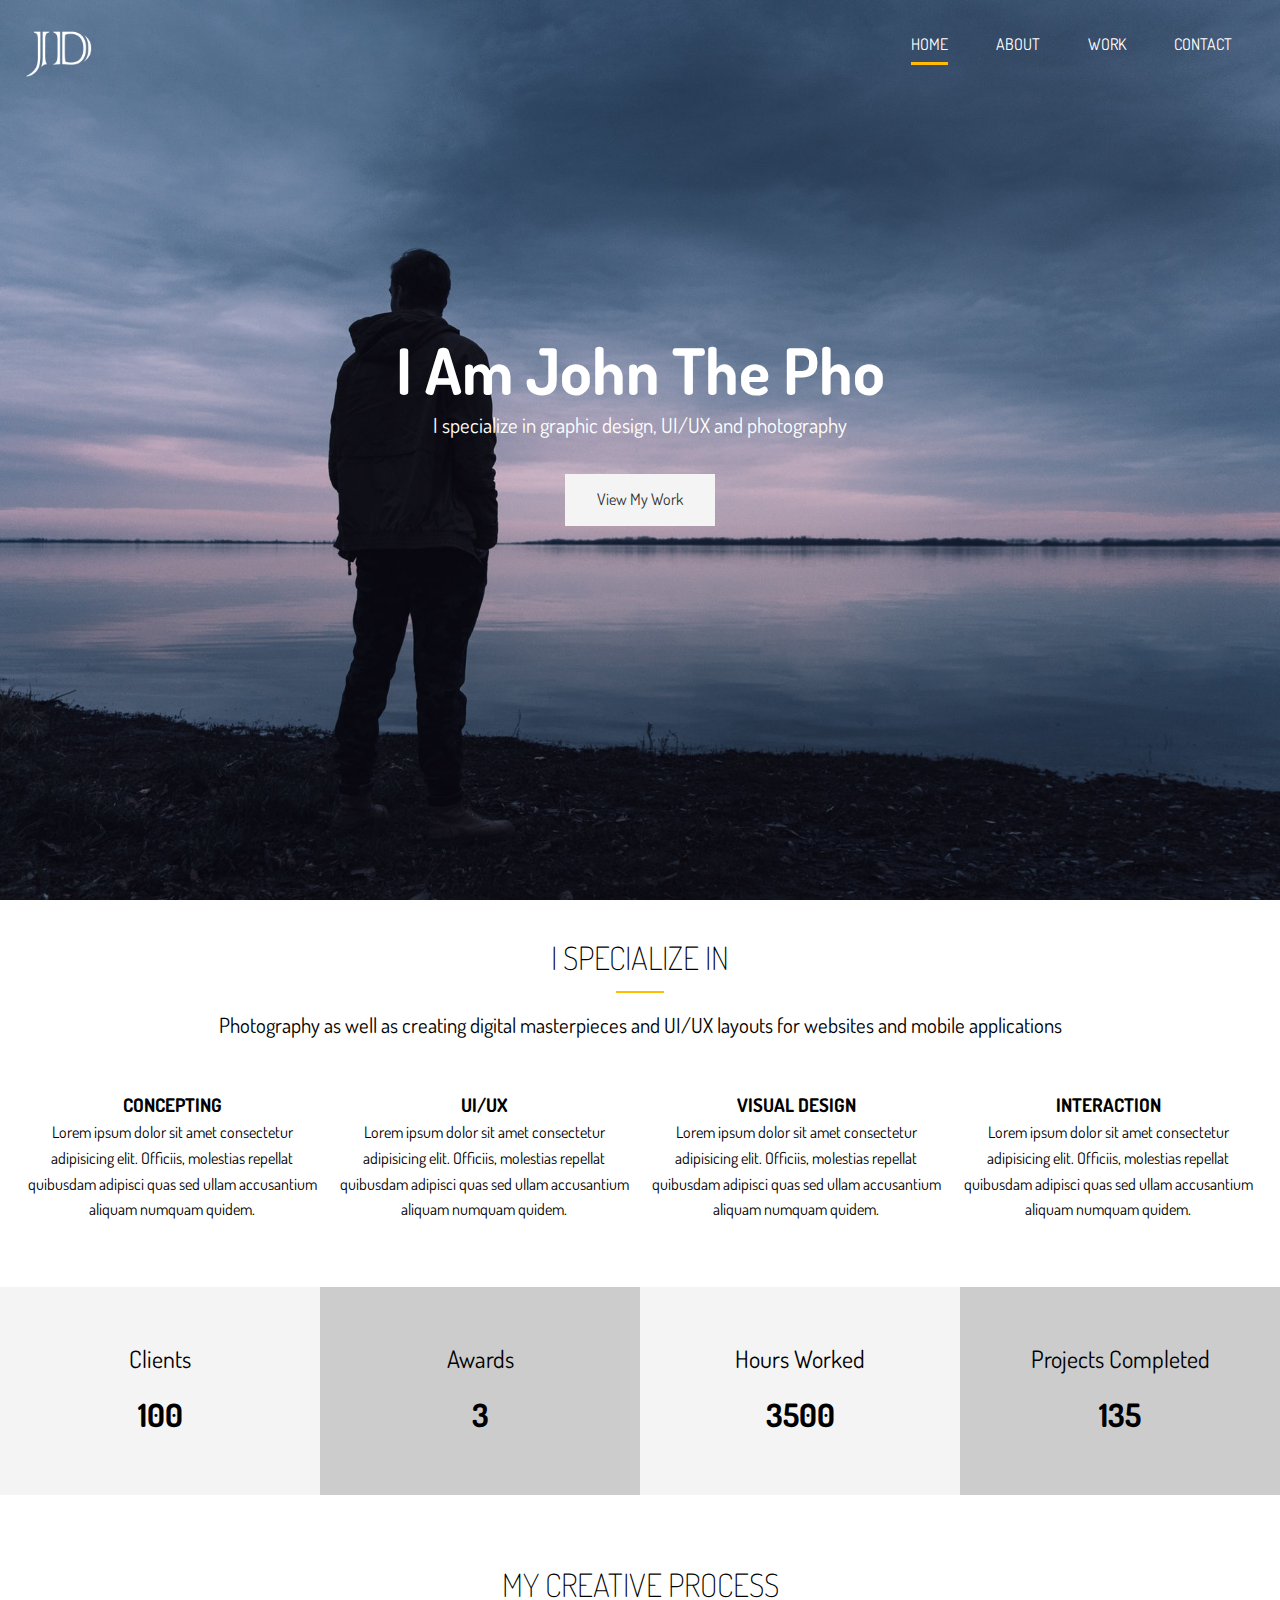
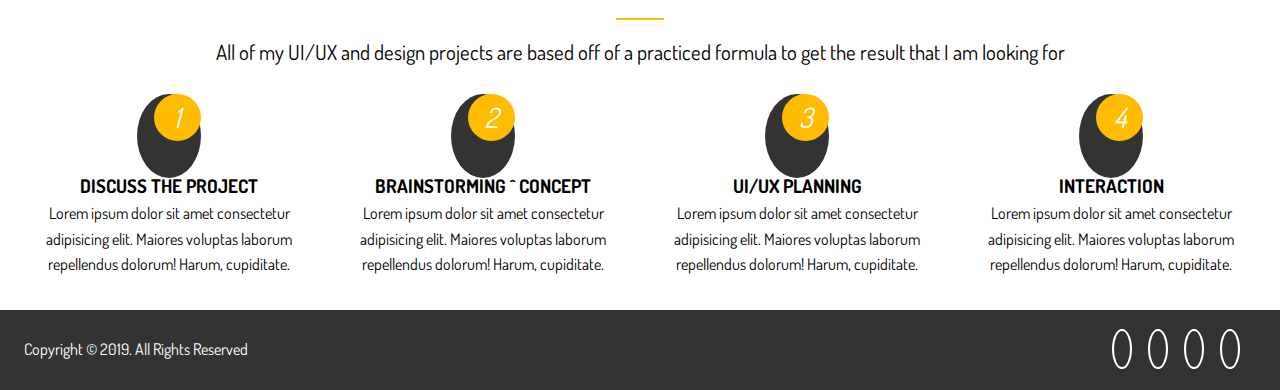
<file: portfolio_website/dist/index.html>
<!DOCTYPE html>
<html lang="en">
  <head>
    <meta charset="UTF-8" />
    <meta name="viewport" content="width=device-width, initial-scale=1.0" />
    <meta http-equiv="X-UA-Compatible" content="ie=edge" />
    <link
      rel="stylesheet"
      href="https://use.fontawesome.com/releases/v5.7.2/css/all.css"
      integrity="sha384-fnmOCqbTlWIlj8LyTjo7mOUStjsKC4pOpQbqyi7RrhN7udi9RwhKkMHpvLbHG9Sr"
      crossorigin="anonymous"
    />
    <link
      href="https://fonts.googleapis.com/css?family=Dosis"
      rel="stylesheet"
    />
    <link rel="stylesheet" href="css/main.css" />
    <title>John Doe | UI/UX Designer & Photographer</title>
  </head>
  <body>
    <!-- Header -->
    <header id="header-home">
      <div class="container">
        <nav id="main-nav">
          <img src="img/logo.png" alt="My Portfolio" id="logo" />
          <ul>
            <li><a href="index.html" class="current">Home</a></li>
            <li><a href="about.html">About</a></li>
            <li><a href="work.html">Work</a></li>
            <li><a href="contact.html">Contact</a></li>
          </ul>
        </nav>
        <div class="header-content">
          <h1>
            I Am John The
            <span
              class="txt-type"
              data-wait="3000"
              data-words='["Photographer", "Designer", "UI/UX Dev"]'
            ></span>
          </h1>
          <p class="lead">
            I specialize in graphic design, UI/UX and photography
          </p>
          <a href="work.html" class="btn-light">View My Work</a>
        </div>
      </div>
    </header>

    <!-- Section A: Specialize -->
    <section id="home-a" class="text-center py-2">
      <div class="container">
        <h2 class="section-title">I Specialize In</h2>
        <div class="bottom-line"></div>
        <p class="lead">
          Photography as well as creating digital masterpieces and UI/UX layouts
          for websites and mobile applications
        </p>
        <div class="specials">
          <div>
            <i class="fas fa-file-alt fa-2x"></i>
            <h3>Concepting</h3>
            <p>
              Lorem ipsum dolor sit amet consectetur adipisicing elit. Officiis,
              molestias repellat quibusdam adipisci quas sed ullam accusantium
              aliquam numquam quidem.
            </p>
          </div>
          <div>
            <i class="fas fa-desktop fa-2x"></i>
            <h3>UI/UX</h3>
            <p>
              Lorem ipsum dolor sit amet consectetur adipisicing elit. Officiis,
              molestias repellat quibusdam adipisci quas sed ullam accusantium
              aliquam numquam quidem.
            </p>
          </div>
          <div>
            <i class="fas fa-object-ungroup fa-2x"></i>
            <h3>Visual Design</h3>
            <p>
              Lorem ipsum dolor sit amet consectetur adipisicing elit. Officiis,
              molestias repellat quibusdam adipisci quas sed ullam accusantium
              aliquam numquam quidem.
            </p>
          </div>
          <div>
            <i class="fas fa-thumbs-up fa-2x"></i>
            <h3>Interaction</h3>
            <p>
              Lorem ipsum dolor sit amet consectetur adipisicing elit. Officiis,
              molestias repellat quibusdam adipisci quas sed ullam accusantium
              aliquam numquam quidem.
            </p>
          </div>
        </div>
      </div>
    </section>

    <!-- Section B: Stats -->
    <section id="home-b" class="text-center py-2">
      <div class="stats">
        <div>
          <ul>
            <li><i class="fas fa-users fa-3x"></i></li>
            <li class="stats-title">Clients</li>
            <li class="stats-number">100</li>
          </ul>
        </div>
        <div>
          <ul>
            <li><i class="fas fa-award fa-3x"></i></li>
            <li class="stats-title">Awards</li>
            <li class="stats-number">3</li>
          </ul>
        </div>
        <div>
          <ul>
            <li><i class="fas fa-hourglass-start fa-3x"></i></li>
            <li class="stats-title">Hours Worked</li>
            <li class="stats-number">3500</li>
          </ul>
        </div>
        <div>
          <ul>
            <li><i class="fas fa-code-branch fa-3x"></i></li>
            <li class="stats-title">Projects Completed</li>
            <li class="stats-number">135</li>
          </ul>
        </div>
      </div>
    </section>

    <!-- Section C: Process -->
    <section id="home-c" class="text-center py-2">
      <div class="container">
        <h2 class="section-title">
          My Creative Process
        </h2>
        <div class="bottom-line"></div>
        <p class="lead">
          All of my UI/UX and design projects are based off of a practiced
          formula to get the result that I am looking for
        </p>
        <div class="process">
          <div>
            <i class="fas fa-file-alt fa-4x process-icon my-2">
              <div class="process-step">1</div>
            </i>
            <h3>Discuss The Project</h3>
            <p>
              Lorem ipsum dolor sit amet consectetur adipisicing elit. Maiores
              voluptas laborum repellendus dolorum! Harum, cupiditate.
            </p>
          </div>
          <div>
            <i class="fas fa-desktop fa-4x process-icon my-2">
              <div class="process-step">2</div>
            </i>
            <h3>Brainstorming ^ Concept</h3>
            <p>
              Lorem ipsum dolor sit amet consectetur adipisicing elit. Maiores
              voluptas laborum repellendus dolorum! Harum, cupiditate.
            </p>
          </div>
          <div>
            <i class="fas fa-object-ungroup fa-4x process-icon my-2">
              <div class="process-step">3</div>
            </i>
            <h3>UI/UX Planning</h3>
            <p>
              Lorem ipsum dolor sit amet consectetur adipisicing elit. Maiores
              voluptas laborum repellendus dolorum! Harum, cupiditate.
            </p>
          </div>
          <div>
            <i class="fas fa-thumbs-up fa-4x process-icon my-2">
              <div class="process-step">4</div>
            </i>
            <h3>Interaction</h3>
            <p>
              Lorem ipsum dolor sit amet consectetur adipisicing elit. Maiores
              voluptas laborum repellendus dolorum! Harum, cupiditate.
            </p>
          </div>
        </div>
      </div>
    </section>

    <!-- Footer -->
    <footer id="main-footer">
      <div class="footer-content container">
        <p>Copyright &copy; 2019. All Rights Reserved</p>
        <div class="social">
          <i class="fab fa-twitter"></i>
          <i class="fab fa-facebook"></i>
          <i class="fab fa-instagram"></i>
          <i class="fab fa-linkedin"></i>
        </div>
      </div>
    </footer>

    <!-- Type Effect Tutorial: https://www.youtube.com/watch?v=POX3dT-pB4E -->
    <script src="js/typewriter.js"></script>
  </body>
</html>
</file>
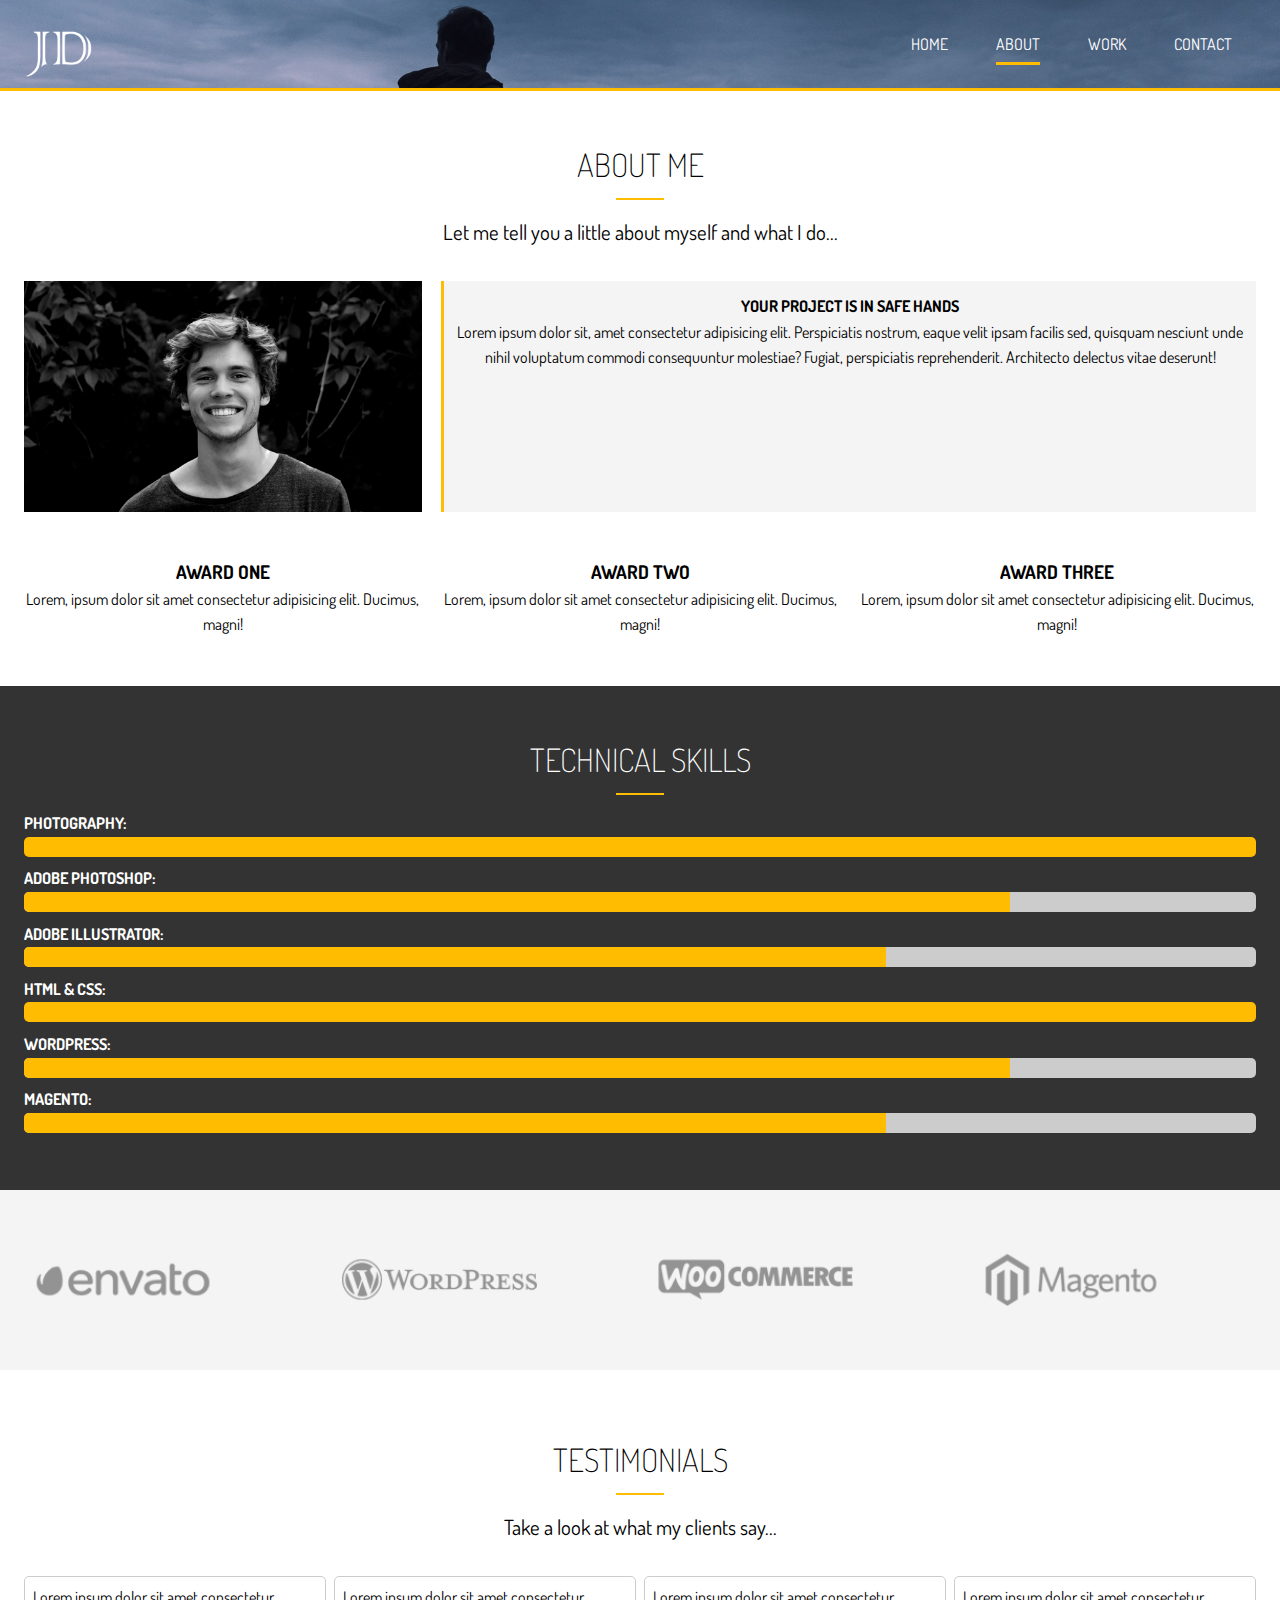
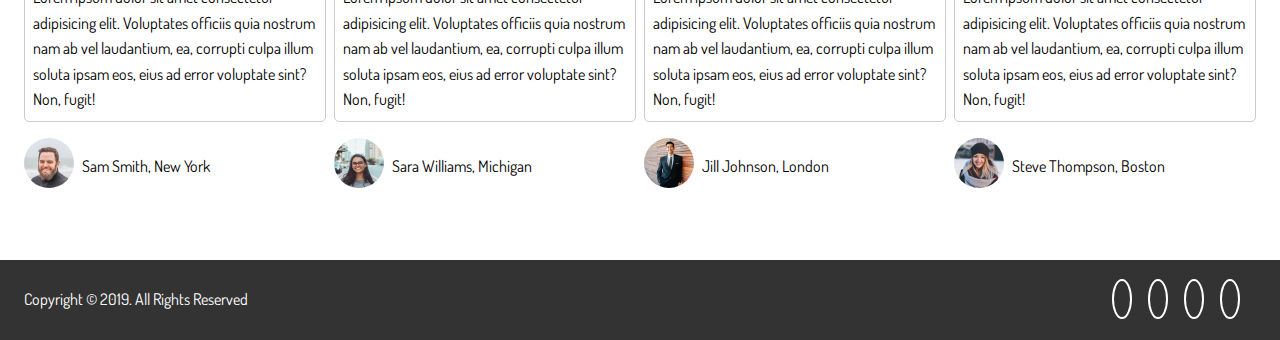
<file: portfolio_website/dist/about.html>
<!DOCTYPE html>
<html lang="en">
  <head>
    <meta charset="UTF-8" />
    <meta name="viewport" content="width=device-width, initial-scale=1.0" />
    <meta http-equiv="X-UA-Compatible" content="ie=edge" />
    <link
      rel="stylesheet"
      href="https://use.fontawesome.com/releases/v5.7.2/css/all.css"
      integrity="sha384-fnmOCqbTlWIlj8LyTjo7mOUStjsKC4pOpQbqyi7RrhN7udi9RwhKkMHpvLbHG9Sr"
      crossorigin="anonymous"
    />
    <link
      href="https://fonts.googleapis.com/css?family=Dosis"
      rel="stylesheet"
    />
    <link rel="stylesheet" href="css/main.css" />
    <title>About Me | UI/UX Designer & Photographer</title>
  </head>
  <body>
    <!-- Header -->
    <header id="header-inner">
      <div class="container">
        <nav id="main-nav">
          <img src="img/logo.png" alt="My Portfolio" id="logo" />
          <ul>
            <li><a href="index.html">Home</a></li>
            <li><a href="about.html" class="current">About</a></li>
            <li><a href="work.html">Work</a></li>
            <li><a href="contact.html">Contact</a></li>
          </ul>
        </nav>
      </div>
    </header>

    <!-- Section A: Info -->
    <section id="about-a" class="text-center py-3">
      <div class="container">
        <h2 class="section-title">About Me</h2>
        <div class="bottom-line"></div>
        <p class="lead">
          Let me tell you a little about myself and what I do...
        </p>
        <div class="about-info">
          <img src="img/about.jpg" alt="" class="bio-image" />
          <div class="bio bg-light">
            <h4>Your Project Is In Safe Hands</h4>
            <p>
              Lorem ipsum dolor sit, amet consectetur adipisicing elit.
              Perspiciatis nostrum, eaque velit ipsam facilis sed, quisquam
              nesciunt unde nihil voluptatum commodi consequuntur molestiae?
              Fugiat, perspiciatis reprehenderit. Architecto delectus vitae
              deserunt!
            </p>
          </div>
          <div class="award-1">
            <i class="fas fa-award fa-3x"></i>
            <h3>Award One</h3>
            <p>
              Lorem, ipsum dolor sit amet consectetur adipisicing elit. Ducimus,
              magni!
            </p>
          </div>
          <div class="award-2">
            <i class="fas fa-award fa-3x"></i>
            <h3>Award Two</h3>
            <p>
              Lorem, ipsum dolor sit amet consectetur adipisicing elit. Ducimus,
              magni!
            </p>
          </div>
          <div class="award-3">
            <i class="fas fa-award fa-3x"></i>
            <h3>Award Three</h3>
            <p>
              Lorem, ipsum dolor sit amet consectetur adipisicing elit. Ducimus,
              magni!
            </p>
          </div>
        </div>
      </div>
    </section>

    <!-- Section B: Progress Bars -->
    <section id="about-b" class="bg-dark py-3">
      <div class="container">
        <h2 class="section-title">Technical Skills</h2>
        <div class="bottom-line"></div>
        <h4>Photography:</h4>
        <div class="progress">
          <div style="width:100%"></div>
        </div>
        <h4>Adobe Photoshop:</h4>
        <div class="progress">
          <div style="width:80%"></div>
        </div>
        <h4>Adobe Illustrator:</h4>
        <div class="progress">
          <div style="width:70%"></div>
        </div>
        <h4>HTML & CSS:</h4>
        <div class="progress">
          <div style="width:100%"></div>
        </div>
        <h4>Wordpress:</h4>
        <div class="progress">
          <div style="width:80%"></div>
        </div>
        <h4>Magento:</h4>
        <div class="progress">
          <div style="width:70%"></div>
        </div>
      </div>
    </section>

    <!-- Section C: Logos -->
    <section id="about-c" class="py-4 bg-light">
      <div class="container">
        <div class="about-logos">
          <img src="img/about-logos/logo-envato.png" alt="" />
          <img src="img/about-logos/logo-wordpress.png" alt="" />
          <img src="img/about-logos/logo-woocommerce.png" alt="" />
          <img src="img/about-logos/logo-magento.png" alt="" />
        </div>
      </div>
    </section>

    <!-- Section D: Testimonials -->
    <section id="about-d" class="py-4">
      <div class="container">
        <h2 class="section-title">Testimonials</h2>
        <div class="bottom-line"></div>
        <p class="lead text-center">Take a look at what my clients say...</p>
        <div class="testimonials">
          <div>
            <p>
              Lorem ipsum dolor sit amet consectetur adipisicing elit.
              Voluptates officiis quia nostrum nam ab vel laudantium, ea,
              corrupti culpa illum soluta ipsam eos, eius ad error voluptate
              sint? Non, fugit!
            </p>
            <ul>
              <li><img src="img/testimonials//person1.jpg" alt="" /></li>
              <li>Sam Smith, New York</li>
            </ul>
          </div>
          <div>
            <p>
              Lorem ipsum dolor sit amet consectetur adipisicing elit.
              Voluptates officiis quia nostrum nam ab vel laudantium, ea,
              corrupti culpa illum soluta ipsam eos, eius ad error voluptate
              sint? Non, fugit!
            </p>
            <ul>
              <li><img src="img/testimonials//person2.jpg" alt="" /></li>
              <li>Sara Williams, Michigan</li>
            </ul>
          </div>
          <div>
            <p>
              Lorem ipsum dolor sit amet consectetur adipisicing elit.
              Voluptates officiis quia nostrum nam ab vel laudantium, ea,
              corrupti culpa illum soluta ipsam eos, eius ad error voluptate
              sint? Non, fugit!
            </p>
            <ul>
              <li><img src="img/testimonials//person3.jpg" alt="" /></li>
              <li>Jill Johnson, London</li>
            </ul>
          </div>
          <div>
            <p>
              Lorem ipsum dolor sit amet consectetur adipisicing elit.
              Voluptates officiis quia nostrum nam ab vel laudantium, ea,
              corrupti culpa illum soluta ipsam eos, eius ad error voluptate
              sint? Non, fugit!
            </p>
            <ul>
              <li><img src="img/testimonials//person4.jpg" alt="" /></li>
              <li>Steve Thompson, Boston</li>
            </ul>
          </div>
        </div>
      </div>
    </section>

    <!-- Footer -->
    <footer id="main-footer">
      <div class="footer-content container">
        <p>Copyright &copy; 2019. All Rights Reserved</p>
        <div class="social">
          <i class="fab fa-twitter"></i>
          <i class="fab fa-facebook"></i>
          <i class="fab fa-instagram"></i>
          <i class="fab fa-linkedin"></i>
        </div>
      </div>
    </footer>
  </body>
</html>
</file>
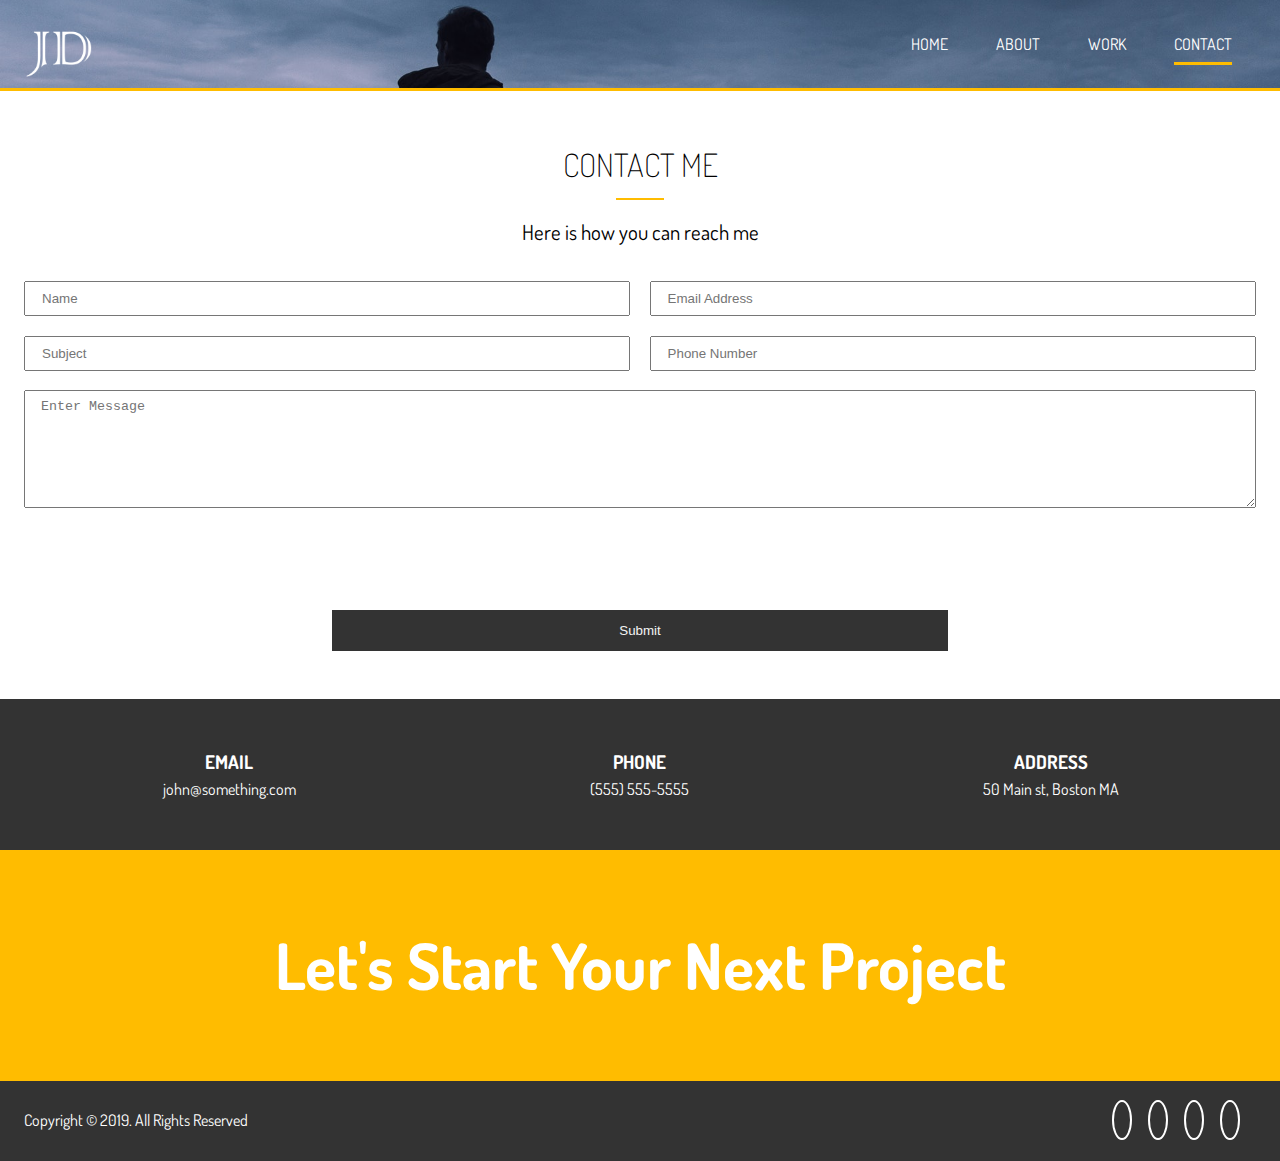
<file: portfolio_website/dist/contact.html>
<!DOCTYPE html>
<html lang="en">
  <head>
    <meta charset="UTF-8" />
    <meta name="viewport" content="width=device-width, initial-scale=1.0" />
    <meta http-equiv="X-UA-Compatible" content="ie=edge" />
    <link
      rel="stylesheet"
      href="https://use.fontawesome.com/releases/v5.7.2/css/all.css"
      integrity="sha384-fnmOCqbTlWIlj8LyTjo7mOUStjsKC4pOpQbqyi7RrhN7udi9RwhKkMHpvLbHG9Sr"
      crossorigin="anonymous"
    />
    <link
      href="https://fonts.googleapis.com/css?family=Dosis"
      rel="stylesheet"
    />
    <link rel="stylesheet" href="css/main.css" />
    <title>Contact Me | UI/UX Designer & Photographer</title>
  </head>
  <body>
    <!-- Header -->
    <header id="header-inner">
      <div class="container">
        <nav id="main-nav">
          <img src="img/logo.png" alt="My Portfolio" id="logo" />
          <ul>
            <li><a href="index.html">Home</a></li>
            <li><a href="about.html">About</a></li>
            <li><a href="work.html">Work</a></li>
            <li><a href="contact.html" class="current">Contact</a></li>
          </ul>
        </nav>
      </div>
    </header>

    <!-- Section A: Contact Form -->
    <section id="contact-a" class="text-center py-3">
      <div class="container">
        <h2 class="section-title">Contact Me</h2>
        <div class="bottom-line"></div>
        <p class="lead">Here is how you can reach me</p>
        <form method="POST" data-netlify="true" data-netlify-recaptcha="true">
          <div class="text-fields">
            <input
              type="text"
              class="text-input name-input"
              placeholder="Name"
              name="name"
            />
            <input
              type="text"
              class="text-input subject-input"
              placeholder="Subject"
              name="subject"
            />
            <input
              type="email"
              class="text-input email-input"
              placeholder="Email Address"
              name="email"
            />
            <input
              type="text"
              class="text-input phone-input"
              placeholder="Phone Number"
              name="phone"
            />
            <textarea
              class="text-input message-input"
              placeholder="Enter Message"
              name="message"
            ></textarea>
            <div class="my-2">
              <div data-netlify-recaptcha="true"></div>
            </div>
          </div>
          <button type="submit" class="btn-dark">Submit</button>
        </form>
      </div>
    </section>

    <!-- Section B: Contact Info -->
    <section id="contact-b" class="py-3 bg-dark">
      <div class="container">
        <div class="contact-info">
          <div>
            <i class="fas fa-envelope fa-2x"></i>
            <h3>Email</h3>
            <p>john@something.com</p>
          </div>
          <div>
            <i class="fas fa-phone fa-2x"></i>
            <h3>Phone</h3>
            <p>(555) 555-5555</p>
          </div>
          <div>
            <i class="fas fa-address-card fa-2x"></i>
            <h3>Address</h3>
            <p>50 Main st, Boston MA</p>
          </div>
        </div>
      </div>
    </section>

    <!-- Section C: Tagline -->
    <section id="contact-c" class="bg-main py-4">
      <div class="container">
        <h1>Let's Start Your Next Project</h1>
      </div>
    </section>

    <!-- Footer -->
    <footer id="main-footer">
      <div class="footer-content container">
        <p>Copyright &copy; 2019. All Rights Reserved</p>
        <div class="social">
          <i class="fab fa-twitter"></i>
          <i class="fab fa-facebook"></i>
          <i class="fab fa-instagram"></i>
          <i class="fab fa-linkedin"></i>
        </div>
      </div>
    </footer>
  </body>
</html>
</file>
<file: portfolio_website/dist/css/main.css>
.container {
  max-width: 1280px;
  padding: 0 1.5rem;
  margin: auto;
  overflow: hidden; }

.btn-main, .btn-light, .btn-dark {
  display: inline-block;
  padding: 0.8rem 2rem;
  transition: all 0.5s;
  border: none;
  cursor: pointer; }

.btn-main {
  color: #333;
  background-color: #ffbc00; }

.btn-light {
  color: #333;
  background-color: #f4f4f4; }

.btn-dark {
  color: #f4f4f4;
  background-color: #333; }

button[class^='btn-']:hover,
a[class^='btn-']:hover,
input[class^='btn-']:hover {
  background-color: #ffbc00; }

.bg-main {
  background: #ffbc00;
  color: #fff; }

.bg-dark {
  background: #333;
  color: #fff; }

.bg-light {
  background: #f4f4f4;
  color: #000; }

.bg-medium {
  background: #ccc;
  color: #000; }

.lead {
  font-size: 1.3rem;
  margin-bottom: 2rem; }

.text-center {
  text-align: center; }

.py-1 {
  padding: 1rem 0; }

.py-2 {
  padding: 2rem 0; }

.py-3 {
  padding: 3rem 0; }

.py-4 {
  padding: 4rem 0; }

.my-1 {
  margin: 1rem 0; }

.my-2 {
  margin: 2rem 0; }

.my-3 {
  margin: 3rem 0; }

.my-4 {
  margin: 4rem 0; }

.section-title {
  font-size: 2rem;
  display: block;
  padding-bottom: 0.5rem;
  text-align: center;
  font-weight: 100;
  text-transform: uppercase; }

.bottom-line {
  height: 2px;
  width: 3rem;
  background: #ffbc00;
  display: block;
  margin: 0 auto 1rem auto; }

.items {
  display: grid;
  grid-template-columns: repeat(3, 1fr);
  box-shadow: 0 5px 10px 0 rgba(0, 0, 0, 0.3); }

.item {
  position: relative;
  background: #ffbc00;
  overflow: hidden; }
  .item::after {
    content: '';
    position: absolute;
    display: block;
    background: inherit;
    opacity: 0.9;
    top: 0;
    left: 0;
    width: 100%;
    height: 100%;
    transform: scale(2) translateX(-75%) translateY(-75%) rotate(-28deg);
    transition: transform 3s cubic-bezier(0.2, 1, 0.3, 1); }
  .item:hover:after {
    transform: scale(2) translateX(0) translateY(0) rotate(-28deg); }
  .item:hover .item-image {
    transform: scale(1.2); }
  .item:hover .item-text {
    opacity: 1;
    transform: translateY(0); }
  .item-image {
    height: auto;
    transform: translateZ(0);
    display: block;
    transition: transform 750ms cubic-bezier(0.2, 1, 0.3, 1); }
  .item-image:before {
    content: '';
    display: block;
    padding-top: 75%;
    overflow: hidden; }
  .item-image img {
    position: absolute;
    top: 0;
    left: 0;
    width: 100%;
    height: auto;
    line-height: 0; }
  .item-text {
    position: absolute;
    top: 0;
    left: 0;
    bottom: 0;
    right: 0;
    opacity: 0;
    text-align: center;
    z-index: 1;
    color: #fff;
    transform: translateY(-20%);
    transition: opacity 500ms cubic-bezier(0.2, 1, 0.3, 1), transform 500ms cubic-bezier(0.2, 1, 0.3, 1);
    transition-delay: 300ms; }
  .item-text-wrap {
    position: absolute;
    width: 100%;
    top: 50%;
    transform: translateY(-50%); }
  .item-text-title {
    font-size: 2rem;
    padding: 0 1rem;
    margin: 5px 0 0 0; }
  .item-text-category {
    text-transform: uppercase;
    font-size: 1.2rem;
    opacity: 0.7;
    margin: 0; }

* {
  margin: 0;
  padding: 0; }

body {
  font-family: 'Dosis', sans-serif;
  line-height: 1.6;
  background: #fff; }

a {
  text-decoration: none;
  color: #333; }

ul {
  list-style: none; }

h2,
h3,
h4 {
  text-transform: uppercase; }

img {
  width: 100%; }

#logo {
  width: 70px;
  height: 70px;
  color: #fff;
  text-transform: uppercase; }

#main-nav {
  display: flex;
  justify-content: space-between;
  padding-top: 1rem; }
  #main-nav ul {
    display: flex; }
  #main-nav li {
    padding: 1rem 1.5rem; }
  #main-nav a {
    text-decoration: none;
    color: #fff;
    text-transform: uppercase;
    border-bottom: 3px transparent solid;
    padding-bottom: 0.5rem;
    transition: border-color 0.5s; }
    #main-nav a:hover {
      border-color: #ccc; }
    #main-nav a.current {
      border-color: #ffbc00; }

#header-home {
  background: url("../img/showcase.jpg") no-repeat center right/cover;
  height: 100vh;
  color: #fff; }
  #header-home .header-content {
    text-align: center;
    padding-top: 20%; }
    #header-home .header-content h1 {
      font-size: 4rem;
      line-height: 1.2; }

#header-inner {
  background: url("../img/showcase.jpg") no-repeat 20% 30%/cover;
  height: 5.5rem;
  border-bottom: 3px solid #ffbc00; }

#home-a .specials {
  margin-top: 3rem;
  display: grid;
  grid-gap: 1rem;
  grid-template-columns: repeat(4, 1fr); }
  #home-a .specials .fas {
    color: #ffbc00;
    padding-bottom: 0.4rem; }

#home-b .stats {
  display: grid;
  grid-template-columns: repeat(4, 1fr); }
  #home-b .stats li {
    line-height: 2; }
    #home-b .stats li.stats-title {
      font-size: 1.5rem; }
    #home-b .stats li.stats-number {
      font-size: 2rem;
      font-weight: bold; }
  #home-b .stats div {
    padding: 3rem 0; }
    #home-b .stats div:nth-child(odd) {
      background: #f4f4f4; }
    #home-b .stats div:nth-child(even) {
      background: #ccc; }

#home-c .process {
  display: grid;
  grid-template-columns: repeat(4, 1fr);
  grid-gap: 1.5rem;
  text-align: center; }
  #home-c .process-step {
    position: absolute;
    top: 0;
    right: 0;
    font-size: 28px;
    background: #ffbc00;
    color: #fff;
    border-radius: 50%;
    height: 15px;
    width: 15px;
    line-height: 15px;
    padding: 1rem;
    transition: all 1s; }
  #home-c .process-icon {
    border-radius: 50%;
    background: #333;
    color: #fff;
    padding: 2rem;
    width: 70px;
    height: 70px;
    line-height: 70px;
    text-align: center;
    position: relative;
    transition: all 1s; }
    #home-c .process-icon:hover {
      background: #ffbc00;
      width: 90px;
      height: 90px;
      line-height: 90px; }
      #home-c .process-icon:hover .process-step {
        background: #333;
        color: #fff; }

#about-a .about-info {
  display: grid;
  grid-template-areas: 'bioimage bio bio' 'aw1 aw2 aw3';
  grid-gap: 1.2rem; }

#about-a .bio-image {
  grid-area: bioimage; }

#about-a .bio {
  grid-area: bio;
  border-left: 3px solid #ffbc00;
  padding: 0.8rem; }

#about-a .award-1 {
  grid-area: aw1; }

#about-a .award-2 {
  grid-area: aw2; }

#about-a .award-3 {
  grid-area: aw3; }

#about-a .award-1 .fas,
#about-a .award-2 .fas,
#about-a .award-3 .fas {
  color: #ffbc00;
  margin: 1rem; }

#about-b .progress {
  overflow: hidden;
  height: 20px;
  background: #ccc;
  border-radius: 5px;
  margin-bottom: 0.6rem; }
  #about-b .progress div {
    height: 100%;
    color: #fff;
    text-align: center;
    background: #ffbc00; }

#about-c .about-logos {
  display: grid;
  grid-template-columns: repeat(4, 1fr);
  grid-gap: 2rem; }
  #about-c .about-logos img {
    width: 70%; }

#about-d .testimonials {
  display: grid;
  grid-template-columns: repeat(4, 1fr);
  grid-gap: 0.5rem; }
  #about-d .testimonials ul {
    list-style: none;
    margin-top: 1rem;
    display: flex;
    align-items: center; }
  #about-d .testimonials p {
    border: 1px solid #ccc;
    border-radius: 5px;
    padding: 0.5rem; }
  #about-d .testimonials img {
    width: 50px;
    height: 50px;
    border-radius: 50%;
    margin-right: 0.5rem; }

#contact-a .text-fields {
  display: grid;
  grid-template-areas: 'name email' 'subject phone' 'message message';
  grid-gap: 1.2rem;
  margin-bottom: 1.2rem; }
  #contact-a .text-fields .name-input {
    grid-area: name; }
  #contact-a .text-fields .subject-input {
    grid-area: subject; }
  #contact-a .text-fields .email-input {
    grid-area: email; }
  #contact-a .text-fields .phone-input {
    grid-area: phone; }
  #contact-a .text-fields .message-input {
    grid-area: message;
    height: 100px; }
  #contact-a .text-fields .text-input {
    padding: 0.5rem 1rem; }

#contact-a button[type='submit'] {
  width: 50%; }

#contact-b .contact-info {
  display: grid;
  grid-template-columns: repeat(3, 1fr);
  text-align: center; }

#contact-c h1 {
  text-align: center;
  font-size: 4rem; }

#main-footer {
  background: #333;
  color: #fff;
  height: 5rem; }
  #main-footer .footer-content {
    display: flex;
    justify-content: space-between;
    height: 5rem;
    align-items: center; }
    #main-footer .footer-content .social .fab {
      margin-right: 1rem;
      border: 2px #fff solid;
      border-radius: 50%;
      height: 20px;
      width: 20px;
      line-height: 20px;
      text-align: center;
      padding: 0.5rem; }
      #main-footer .footer-content .social .fab:hover {
        background: #ffbc00; }

@media (max-width: 800px) {
  #header-home {
    height: 30rem; }
    #header-home .header-content {
      padding-top: 5rem; } }

@media (max-width: 500px) {
  #main-nav {
    flex-direction: column;
    align-items: center; }
    #main-nav li {
      padding: 1rem; }
  #header-home {
    height: 10rem;
    border-bottom: 3px solid #ffbc00;
    background-position: 20% 30%; }
    #header-home .header-content {
      display: none; }
  #header-inner {
    height: 10rem; }
  #home-a .specials,
  #home-b .stats,
  #home-c .process,
  #about-d .testimonials,
  #contact-b .contact-info,
  .items {
    grid-template-columns: 1fr; }
  #home-a .specials div {
    border-bottom: 1px #f4f4f4 solid;
    padding-bottom: 1rem; }
    #home-a .specials div:last-child {
      border: none;
      padding-bottom: 0; }
  #home-b .stats div {
    padding: 2rem 0 1rem 0; }
  #about-a .about-info {
    grid-template-areas: 'bioimage' 'bio' 'aw1' 'aw2' 'aw3'; }
  #about-c {
    display: none; }
  #contact-a .text-fields {
    grid-template-areas: 'name' 'subject' 'email' 'phone' 'message'; }
  #contact-b div {
    margin-bottom: 1rem;
    padding-bottom: 1rem;
    border-bottom: 1px #555 solid; }
    #contact-b div:last-child {
      border: none;
      margin-bottom: 0;
      padding-bottom: 0; }
  #contact-c h1 {
    font-size: 2rem; }
  #main-footer {
    height: 7rem; }
    #main-footer .footer-content {
      flex-direction: column;
      padding: 1rem;
      height: 5rem; } }

@media (max-height: 580px) {
  #header-home .header-content {
    padding-top: 3rem; } }

@media (max-height: 330px) {
  #header-home .header-content h1 {
    font-size: 2rem; } }
</file>
